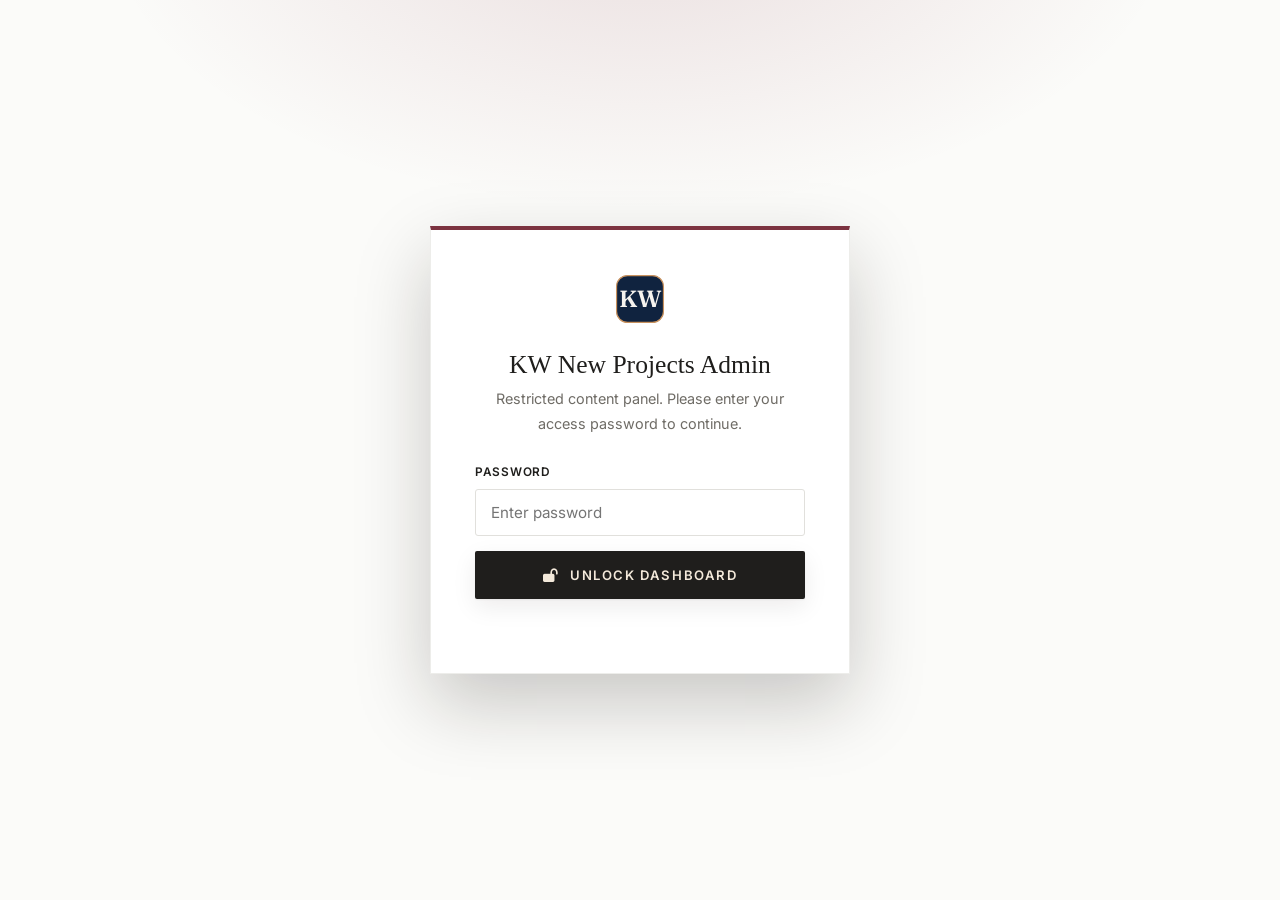
<file: admin.html>
<!DOCTYPE html>
<html lang="en">
<head>
<meta charset="UTF-8">
<meta name="viewport" content="width=device-width, initial-scale=1.0">
<meta name="robots" content="noindex, nofollow">
<title>KW New Projects — Content Admin</title>
<link rel="preconnect" href="https://fonts.googleapis.com">
<link rel="preconnect" href="https://fonts.gstatic.com" crossorigin>
<link href="https://fonts.googleapis.com/css2?family=Fraunces:opsz,wght@9..144,400;9..144,600&family=Inter:wght@400;500;600;700&display=swap" rel="stylesheet">
<link rel="stylesheet" href="https://cdnjs.cloudflare.com/ajax/libs/font-awesome/6.5.2/css/all.min.css" referrerpolicy="no-referrer">
<link rel="stylesheet" href="style.css">
<link rel="icon" href="images/favicon.svg" type="image/svg+xml">
</head>
<body class="admin-body">

<!-- ===================== PASSWORD GATE ===================== -->
<div class="gate" id="gate">
  <form class="gate__card" id="gateForm" autocomplete="off">
    <svg class="brand__mono" viewBox="0 0 64 64" role="img" aria-label="KW monogram"><rect x="2" y="2" width="60" height="60" rx="14" fill="#10233f"/><rect x="2" y="2" width="60" height="60" rx="14" fill="none" stroke="#c9925e" stroke-width="1.5"/><text x="32" y="42" text-anchor="middle" font-family="Fraunces, serif" font-size="30" font-weight="600" fill="#f6f3ee">KW</text></svg>
    <h1>KW New Projects Admin</h1>
    <p>Restricted content panel. Please enter your access password to continue.</p>
    <div class="field" style="text-align:left">
      <label for="pw">Password</label>
      <input id="pw" type="password" autocomplete="current-password" placeholder="Enter password" required>
    </div>
    <button class="btn btn--primary btn--block" type="submit"><i class="fa-solid fa-lock-open"></i> Unlock Dashboard</button>
    <div class="gate__err" id="gateErr" role="alert"></div>
  </form>
</div>

<!-- ===================== ADMIN SHELL ===================== -->
<div class="admin-shell" id="shell">
  <div class="admin-top">
    <div class="container">
      <div class="brand">
        <svg class="brand__mono" viewBox="0 0 64 64" role="img" aria-label="KW monogram"><rect x="2" y="2" width="60" height="60" rx="14" fill="#10233f"/><rect x="2" y="2" width="60" height="60" rx="14" fill="none" stroke="#c9925e" stroke-width="1.5"/><text x="32" y="42" text-anchor="middle" font-family="Fraunces, serif" font-size="30" font-weight="600" fill="#f6f3ee">KW</text></svg>
        <span class="brand__name">KW New Projects<small>Content Admin</small></span>
      </div>
      <div style="display:flex;gap:10px;align-items:center">
        <span class="tag" id="modeTag" title="Storage mode" style="display:none"></span>
        <a class="btn btn--ghost btn--sm" href="index.html" target="_blank" rel="noopener" style="color:#fff;border-color:rgba(255,255,255,.25)"><i class="fa-solid fa-up-right-from-square"></i> View Site</a>
        <button class="btn btn--copper btn--sm" id="logoutBtn"><i class="fa-solid fa-arrow-right-from-bracket"></i> Logout</button>
      </div>
    </div>
  </div>

  <div class="container">
    <div class="stat-row">
      <div class="mini-stat"><b id="statBlogs">0</b><span>Published Blog Posts</span></div>
      <div class="mini-stat"><b id="statLeads">0</b><span>Total Lead Enquiries</span></div>
      <div class="mini-stat"><b id="statVisits">0</b><span>Site Visit Requests</span></div>
      <div class="mini-stat"><b id="statToday">0</b><span>Leads Today</span></div>
    </div>

    <div class="admin-tabs">
      <button class="admin-tab is-active" data-view="blogs"><i class="fa-solid fa-newspaper"></i> Blog Manager</button>
      <button class="admin-tab" data-view="leads"><i class="fa-solid fa-users"></i> Lead Enquiries</button>
    </div>

    <!-- ===== Blog view ===== -->
    <section class="admin-view is-active" data-view="blogs">
      <div class="admin-grid">
        <!-- form -->
        <form class="panel admin-form" id="blogForm">
          <h3 id="blogFormTitle">Add New Blog Post</h3>
          <input type="hidden" id="blogId">
          <div class="field"><label for="bTitle">Title</label><input id="bTitle" type="text" required placeholder="e.g. KW New Projects Possession Date Update"></div>
          <div class="field"><label for="bCat">Category</label>
            <select id="bCat" required>
              <option value="">Select category</option>
              <option>Updates</option><option>Location</option><option>Amenities</option>
              <option>Floor Plan</option><option>Pricing</option><option>Guide</option><option>RERA</option>
            </select>
          </div>
          <div class="field"><label for="bMeta">Meta Description</label><textarea id="bMeta" maxlength="180" placeholder="Short SEO description (max 180 chars)"></textarea></div>
          <div class="field"><label for="bImg">Featured Image URL</label><input id="bImg" type="url" placeholder="https://… or images/your-image.jpg"></div>
          <div class="field"><label for="bSlug">Slug (auto)</label><input id="bSlug" type="text" placeholder="auto-generated-from-title"><div class="slug-preview" id="slugPreview">/blog/…</div></div>
          <div class="field"><label for="bBody">Body</label><textarea id="bBody" rows="8" required placeholder="Write the full post. Separate paragraphs with a blank line."></textarea></div>
          <div style="display:flex;gap:10px">
            <button class="btn btn--copper" type="submit" id="blogSubmitBtn"><i class="fa-solid fa-floppy-disk"></i> Save Post</button>
            <button class="btn btn--ghost" type="button" id="blogResetBtn">Clear</button>
          </div>
        </form>

        <!-- list -->
        <div class="panel">
          <div class="panel-head">
            <h3 style="margin:0">Published Posts</h3>
            <span class="tag" id="blogCount">0 posts</span>
          </div>
          <div class="table-scroll">
            <table class="data-table">
              <thead><tr><th>Title</th><th>Category</th><th>Date</th><th>Actions</th></tr></thead>
              <tbody id="blogTableBody"></tbody>
            </table>
          </div>
        </div>
      </div>
    </section>

    <!-- ===== Leads view ===== -->
    <section class="admin-view" data-view="leads">
      <div class="panel">
        <div class="panel-head">
          <h3 style="margin:0">Lead Enquiries</h3>
          <div style="display:flex;gap:10px">
            <button class="btn btn--ghost btn--sm" id="clearLeadsBtn"><i class="fa-solid fa-trash"></i> Clear All</button>
            <button class="btn btn--copper btn--sm" id="exportBtn"><i class="fa-solid fa-file-csv"></i> Export CSV</button>
          </div>
        </div>
        <div class="table-scroll">
          <table class="data-table">
            <thead><tr><th>Name</th><th>Phone</th><th>Email</th><th>Configuration</th><th>Visit Date</th><th>Source</th><th>Date</th><th></th></tr></thead>
            <tbody id="leadTableBody"></tbody>
          </table>
        </div>
      </div>
    </section>
  </div>
</div>

<div class="toast" id="toast"></div>

<script>
(function () {
  "use strict";

  /* ===== Config ===== */
  var API = "api.php";
  var BLOG_KEY = "kwnp_blogs";
  var LEAD_KEY = "kwnp_leads";
  var AUTH_KEY = "kwnp_admin_ok";
  /* SHA-256 hash of the access password (used only for the localStorage fallback
     when there is no PHP backend). On Hostinger the PHP session is authoritative;
     set the matching hash in api.php. To change the password, update BOTH. */
  var PW_HASH = "82e39aa4c1f657b4b378ed1b2067cf9fe22795d88eb660dcebad143157e7c231";

  var SERVER = false; // true once api.php responds (PHP hosting like Hostinger)

  /* ===== helpers ===== */
  function readJSON(k, f) { try { var v = JSON.parse(localStorage.getItem(k)); return Array.isArray(v) ? v : f; } catch (e) { return f; } }
  function writeJSON(k, v) { try { localStorage.setItem(k, JSON.stringify(v)); } catch (e) {} }
  function nowISO() { return new Date().toISOString(); }
  function uid() { return "id-" + Date.now().toString(36) + "-" + Math.floor(Math.random() * 1e6).toString(36); }
  function fmtDate(iso) { try { return new Date(iso).toLocaleDateString("en-IN", { day: "numeric", month: "short", year: "numeric" }); } catch (e) { return iso; } }
  function isSafeUrl(u) { return typeof u === "string" && /^https?:\/\//i.test(u.trim()); }
  function slugify(s) { return String(s).toLowerCase().trim().replace(/[^a-z0-9\s-]/g, "").replace(/\s+/g, "-").replace(/-+/g, "-").replace(/^-|-$/g, ""); }
  async function sha256Hex(str) {
    var buf = await crypto.subtle.digest("SHA-256", new TextEncoder().encode(str));
    return Array.from(new Uint8Array(buf)).map(function (b) { return b.toString(16).padStart(2, "0"); }).join("");
  }
  var toastTimer;
  function toast(msg) {
    var t = document.getElementById("toast");
    t.textContent = msg; t.classList.add("show");
    clearTimeout(toastTimer);
    toastTimer = setTimeout(function () { t.classList.remove("show"); }, 2600);
  }

  async function apiGet(a) {
    try { var r = await fetch(API + "?action=" + a, { credentials: "same-origin" }); if (!r.ok && r.status !== 401) return null; return await r.json(); }
    catch (e) { return null; }
  }
  async function apiPost(a, d) {
    try {
      var r = await fetch(API + "?action=" + a, { method: "POST", credentials: "same-origin", headers: { "Content-Type": "application/json" }, body: JSON.stringify(d || {}) });
      return await r.json();
    } catch (e) { return null; }
  }

  /* ===== Data layer — PHP backend when available, else localStorage ===== */
  async function dataGetBlogs() {
    if (SERVER) { var r = await apiGet("blogs"); return (r && r.ok && Array.isArray(r.blogs)) ? r.blogs : []; }
    return readJSON(BLOG_KEY, []).slice().sort(function (a, b) { return new Date(b.date) - new Date(a.date); });
  }
  async function dataSaveBlog(post) {
    if (SERVER) { var r = await apiPost("save_blog", post); return !!(r && r.ok); }
    var blogs = readJSON(BLOG_KEY, []);
    var i = blogs.findIndex(function (b) { return b.id === post.id; });
    if (i > -1) { post.date = blogs[i].date; blogs[i] = post; } else { blogs.push(post); }
    writeJSON(BLOG_KEY, blogs); return true;
  }
  async function dataDeleteBlog(id) {
    if (SERVER) { var r = await apiPost("delete_blog", { id: id }); return !!(r && r.ok); }
    writeJSON(BLOG_KEY, readJSON(BLOG_KEY, []).filter(function (b) { return b.id !== id; })); return true;
  }
  async function dataGetLeads() {
    if (SERVER) { var r = await apiGet("leads"); return (r && r.ok && Array.isArray(r.leads)) ? r.leads : []; }
    return readJSON(LEAD_KEY, []).slice().sort(function (a, b) { return new Date(b.date) - new Date(a.date); });
  }
  async function dataDeleteLead(id) {
    if (SERVER) { var r = await apiPost("delete_lead", { id: id }); return !!(r && r.ok); }
    writeJSON(LEAD_KEY, readJSON(LEAD_KEY, []).filter(function (l) { return l.id !== id; })); return true;
  }
  async function dataClearLeads() {
    if (SERVER) { var r = await apiPost("clear_leads", {}); return !!(r && r.ok); }
    writeJSON(LEAD_KEY, []); return true;
  }

  /* ===== Auth / boot ===== */
  var gate, shell;
  function showShell() {
    gate.style.display = "none";
    shell.classList.add("is-on");
    var tag = document.getElementById("modeTag");
    tag.style.display = ""; tag.textContent = SERVER ? "Live (server)" : "Local (this browser)";
    initDashboard();
  }

  async function boot() {
    gate = document.getElementById("gate");
    shell = document.getElementById("shell");
    var s = await apiGet("session");
    if (s && s.ok) { SERVER = true; if (s.admin) showShell(); }
    else { SERVER = false; if (sessionStorage.getItem(AUTH_KEY) === "1") showShell(); }

    document.getElementById("gateForm").addEventListener("submit", async function (e) {
      e.preventDefault();
      var err = document.getElementById("gateErr");
      var pw = document.getElementById("pw").value;
      err.textContent = "";
      if (SERVER) {
        var r = await apiPost("login", { password: pw });
        if (r && r.ok) { showShell(); }
        else { err.textContent = (r && r.error) || "Incorrect password."; document.getElementById("pw").value = ""; }
      } else {
        try {
          var hex = await sha256Hex(pw);
          if (hex === PW_HASH) { sessionStorage.setItem(AUTH_KEY, "1"); showShell(); }
          else { err.textContent = "Incorrect password. Please try again."; document.getElementById("pw").value = ""; }
        } catch (e2) { err.textContent = "Secure crypto unavailable in this browser context."; }
      }
    });

    document.getElementById("logoutBtn").addEventListener("click", async function () {
      if (SERVER) { await apiPost("logout", {}); } else { sessionStorage.removeItem(AUTH_KEY); }
      location.reload();
    });
  }

  /* ===== Dashboard ===== */
  var inited = false;
  function initDashboard() {
    if (inited) return; inited = true;

    var blogsCache = [], leadsCache = [];

    /* tab switching */
    document.querySelectorAll(".admin-tab").forEach(function (tab) {
      tab.addEventListener("click", function () {
        var v = tab.getAttribute("data-view");
        document.querySelectorAll(".admin-tab").forEach(function (t) { t.classList.toggle("is-active", t === tab); });
        document.querySelectorAll(".admin-view").forEach(function (s) { s.classList.toggle("is-active", s.getAttribute("data-view") === v); });
      });
    });

    /* ---- Blog form ---- */
    var blogForm = document.getElementById("blogForm");
    var fId = document.getElementById("blogId");
    var fTitle = document.getElementById("bTitle");
    var fCat = document.getElementById("bCat");
    var fMeta = document.getElementById("bMeta");
    var fImg = document.getElementById("bImg");
    var fSlug = document.getElementById("bSlug");
    var fBody = document.getElementById("bBody");
    var slugPreview = document.getElementById("slugPreview");
    var slugEdited = false;

    fSlug.addEventListener("input", function () { slugEdited = true; slugPreview.textContent = "/blog/" + (slugify(fSlug.value) || "…"); });
    fTitle.addEventListener("input", function () {
      if (!slugEdited) { fSlug.value = slugify(fTitle.value); slugPreview.textContent = "/blog/" + (fSlug.value || "…"); }
    });

    function resetBlogForm() {
      blogForm.reset(); fId.value = ""; slugEdited = false; slugPreview.textContent = "/blog/…";
      document.getElementById("blogFormTitle").textContent = "Add New Blog Post";
      document.getElementById("blogSubmitBtn").innerHTML = '<i class="fa-solid fa-floppy-disk"></i> Save Post';
    }
    document.getElementById("blogResetBtn").addEventListener("click", resetBlogForm);

    blogForm.addEventListener("submit", async function (e) {
      e.preventDefault();
      if (!blogForm.checkValidity()) { blogForm.reportValidity(); return; }
      var img = fImg.value.trim();
      if (img && !isSafeUrl(img) && !/^images\//.test(img)) { toast("Image URL must start with http(s):// or images/"); return; }
      var record = {
        id: fId.value || uid(),
        title: fTitle.value.trim(),
        category: fCat.value,
        meta: fMeta.value.trim(),
        image: img,
        slug: slugify(fSlug.value || fTitle.value),
        body: fBody.value.trim(),
        date: nowISO()
      };
      var editing = !!fId.value;
      var ok = await dataSaveBlog(record);
      if (!ok) { toast("Could not save — please try again."); return; }
      toast(editing ? "Post updated — live on the site" : "Post published — live on the site");
      resetBlogForm();
      await renderBlogs();
      renderStats();
    });

    function editBlog(id) {
      var b = blogsCache.find(function (x) { return x.id === id; });
      if (!b) return;
      fId.value = b.id; fTitle.value = b.title; fCat.value = b.category; fMeta.value = b.meta || "";
      fImg.value = b.image || ""; fSlug.value = b.slug || ""; fBody.value = b.body || "";
      slugEdited = true; slugPreview.textContent = "/blog/" + (b.slug || "…");
      document.getElementById("blogFormTitle").textContent = "Edit Blog Post";
      document.getElementById("blogSubmitBtn").innerHTML = '<i class="fa-solid fa-floppy-disk"></i> Update Post';
      window.scrollTo({ top: 0, behavior: "smooth" });
    }
    async function deleteBlog(id) {
      if (!confirm("Delete this blog post? This cannot be undone.")) return;
      await dataDeleteBlog(id);
      await renderBlogs(); renderStats(); toast("Post deleted");
    }

    async function renderBlogs() {
      var body = document.getElementById("blogTableBody");
      var blogs = await dataGetBlogs();
      blogsCache = blogs;
      body.textContent = "";
      document.getElementById("blogCount").textContent = blogs.length + (blogs.length === 1 ? " post" : " posts");
      if (!blogs.length) {
        var tr = document.createElement("tr");
        var td = document.createElement("td"); td.colSpan = 4; td.style.color = "#6f6c66"; td.textContent = "No posts yet. Add your first post.";
        tr.appendChild(td); body.appendChild(tr); return;
      }
      blogs.forEach(function (b) {
        var tr = document.createElement("tr");
        var tdTitle = document.createElement("td"); tdTitle.textContent = b.title; tdTitle.style.fontWeight = "600";
        var tdCat = document.createElement("td"); var tag = document.createElement("span"); tag.className = "tag"; tag.textContent = b.category || "—"; tdCat.appendChild(tag);
        var tdDate = document.createElement("td"); tdDate.textContent = fmtDate(b.date);
        var tdAct = document.createElement("td");
        var wrap = document.createElement("div"); wrap.className = "row-actions";
        var ed = document.createElement("button"); ed.className = "icon-btn"; ed.title = "Edit"; ed.innerHTML = '<i class="fa-solid fa-pen"></i>'; ed.addEventListener("click", function () { editBlog(b.id); });
        var del = document.createElement("button"); del.className = "icon-btn danger"; del.title = "Delete"; del.innerHTML = '<i class="fa-solid fa-trash"></i>'; del.addEventListener("click", function () { deleteBlog(b.id); });
        wrap.appendChild(ed); wrap.appendChild(del); tdAct.appendChild(wrap);
        tr.appendChild(tdTitle); tr.appendChild(tdCat); tr.appendChild(tdDate); tr.appendChild(tdAct);
        body.appendChild(tr);
      });
    }

    /* ---- Leads ---- */
    async function renderLeads() {
      var body = document.getElementById("leadTableBody");
      var leads = await dataGetLeads();
      leadsCache = leads;
      body.textContent = "";
      if (!leads.length) {
        var tr = document.createElement("tr");
        var td = document.createElement("td"); td.colSpan = 8; td.style.color = "#6f6c66"; td.textContent = "No enquiries captured yet.";
        tr.appendChild(td); body.appendChild(tr); return;
      }
      leads.forEach(function (l) {
        var tr = document.createElement("tr");
        [l.name, l.phone, l.email, l.config, l.visitDate, l.source, fmtDate(l.date)].forEach(function (val) {
          var td = document.createElement("td"); td.textContent = val || "—"; tr.appendChild(td);
        });
        var tdAct = document.createElement("td");
        var del = document.createElement("button"); del.className = "icon-btn danger"; del.title = "Delete"; del.innerHTML = '<i class="fa-solid fa-trash"></i>';
        del.addEventListener("click", async function () {
          if (!confirm("Delete this lead?")) return;
          await dataDeleteLead(l.id);
          await renderLeads(); renderStats(); toast("Lead deleted");
        });
        tdAct.appendChild(del); tr.appendChild(tdAct);
        body.appendChild(tr);
      });
    }

    function csvCell(v) { return '"' + String(v == null ? "" : v).replace(/"/g, '""') + '"'; }
    document.getElementById("exportBtn").addEventListener("click", async function () {
      var leads = await dataGetLeads();
      if (!leads.length) { toast("No leads to export"); return; }
      var headers = ["Name", "Phone", "Email", "Configuration", "Visit Date", "Source", "Date"];
      var rows = leads.map(function (l) { return [l.name, l.phone, l.email, l.config, l.visitDate, l.source, fmtDate(l.date)].map(csvCell).join(","); });
      var csv = headers.map(csvCell).join(",") + "\n" + rows.join("\n");
      var blob = new Blob(["﻿" + csv], { type: "text/csv;charset=utf-8;" });
      var url = URL.createObjectURL(blob);
      var a = document.createElement("a"); a.href = url; a.download = "kw-new-projects-leads.csv";
      document.body.appendChild(a); a.click(); document.body.removeChild(a);
      URL.revokeObjectURL(url);
      toast("CSV exported");
    });

    document.getElementById("clearLeadsBtn").addEventListener("click", async function () {
      if (!confirm("Clear ALL leads? This cannot be undone.")) return;
      await dataClearLeads();
      await renderLeads(); renderStats(); toast("All leads cleared");
    });

    /* ---- Stats (from caches populated by the renders) ---- */
    function renderStats() {
      document.getElementById("statBlogs").textContent = blogsCache.length;
      document.getElementById("statLeads").textContent = leadsCache.length;
      document.getElementById("statVisits").textContent = leadsCache.filter(function (l) { return l.visitDate && l.visitDate !== "—"; }).length;
      var today = new Date().toDateString();
      document.getElementById("statToday").textContent = leadsCache.filter(function (l) { try { return new Date(l.date).toDateString() === today; } catch (e) { return false; } }).length;
    }

    /* live sync from the public tab (localStorage fallback mode) */
    window.addEventListener("storage", function (e) {
      if (!SERVER && (e.key === LEAD_KEY || e.key === BLOG_KEY)) {
        renderBlogs().then(function () { return renderLeads(); }).then(renderStats);
      }
    });

    /* initial load */
    renderBlogs().then(function () { return renderLeads(); }).then(renderStats);
  }

  boot();
})();
</script>
</body>
</html>
</file>
<file: style.css>
/* =========================================================================
   KW New Projects — Premium Luxury Theme (Birla-style)
   Palette: espresso #16100c · burgundy #6e1023 · gold #c9a24b · cream #f6f1e8
   Fonts:   Cormorant Garamond + Marcellus (display) · Inter (body)
   No frameworks — carousels & counters powered by vanilla JS.
   ========================================================================= */

:root {
  --espresso: #1f1e1c;
  --espresso-2: #1f1e1c10;
  --night: #181715;
  --night-2: #2c2a27;
  --maroon: #7c3340;
  --maroon-2: #5f2531;
  --maroon-soft: #9a4453;
  --gold: #c6a15a;
  --gold-2: #d9bd80;
  --gold-soft: #efe6d2;
  --cream: #fbfbf9;
  --cream-2: #f1f0ed;
  --paper: #ffffff;
  --white: #ffffff;
  --text: #232220;
  --muted: #6f6c66;
  --text-light: #eae6df;
  --muted-light: #b1aba1;
  --line: #ededea;
  --line-2: #e1e0dc;
  --line-gold: rgba(198, 161, 90, .35);
  --ok: #3f7d4f;
  --shadow-sm: 0 1px 2px rgba(22, 16, 12, .05), 0 8px 24px rgba(22, 16, 12, .08);
  --shadow-md: 0 16px 40px rgba(22, 16, 12, .14);
  --shadow-lg: 0 30px 70px rgba(22, 16, 12, .22);
  --radius: 6px;
  --radius-lg: 14px;
  --container: 1240px;
  --ease: cubic-bezier(.22, .61, .36, 1);
  --serif: "Cormorant Garamond", "Marcellus", Georgia, serif;
  --serif-2: "Marcellus", "Cormorant Garamond", Georgia, serif;
  --sans: "Inter", system-ui, -apple-system, Segoe UI, Roboto, sans-serif;
}

/* ---------- Reset ---------- */
*, *::before, *::after { box-sizing: border-box; }
html { scroll-behavior: smooth; -webkit-text-size-adjust: 100%; }
body {
  margin: 0; font-family: var(--sans); color: var(--text); background: var(--cream);
  line-height: 1.7; font-size: 16px; overflow-x: hidden;
}
img { max-width: 100%; display: block; }
img.img-fallback { object-fit: cover; }
.img-fallback { background: linear-gradient(135deg, #2a1d14 0%, #16100c 55%, #6e1023 150%) !important; position: relative; min-height: 120px; }
.img-fallback::after { content: "KW"; position: absolute; inset: 0; display: grid; place-items: center; font-family: var(--serif-2); font-weight: 400; font-size: 2rem; color: rgba(227, 199, 126, .5); letter-spacing: .1em; }
a { color: inherit; text-decoration: none; }
button { font-family: inherit; cursor: pointer; }
ul { margin: 0; padding: 0; list-style: none; }
h1, h2, h3, h4 { font-family: var(--serif-2); color: var(--espresso); font-weight: 400; line-height: 1.14; margin: 0; }

/* ---------- Layout ---------- */
.container { width: 100%; max-width: var(--container); margin-inline: auto; padding-inline: 26px; }
.section { padding: 96px 0; position: relative; }
.skip-link { position: absolute; left: 16px; top: -48px; background: var(--maroon); color: #fff; padding: 10px 14px; z-index: 200; border-radius: 4px; }
.skip-link:focus { top: 16px; }
.hero { padding: 56px 0 72px; background: linear-gradient(180deg, rgba(246,241,232,0.9), rgba(255,255,255,0.95)); }
.hero__grid { display: grid; grid-template-columns: 1.15fr .85fr; gap: 32px; align-items: start; }
.hero__badge { display: inline-flex; align-items: center; gap: 10px; background: rgba(22,16,12,.05); border: 1px solid rgba(201,162,75,.35); color: var(--maroon); padding: 9px 14px; border-radius: 999px; font-size: .74rem; font-weight: 700; letter-spacing: .16em; text-transform: uppercase; }
.hero__badge .dot { width: 8px; height: 8px; border-radius: 50%; background: var(--gold); box-shadow: 0 0 0 4px rgba(201,162,75,.18); }
.hero h1 { font-family: var(--serif); font-size: clamp(2.3rem, 4.5vw, 3.6rem); line-height: 1.08; margin-top: 20px; max-width: 760px; }
.hero h1 em { color: var(--maroon); font-style: italic; }
.hero__sub { font-size: 1.06rem; color: var(--muted); margin-top: 18px; max-width: 640px; }
.hero__ctas { display: flex; flex-wrap: wrap; gap: 12px; margin-top: 24px; }
.hero__stats { display: flex; flex-wrap: wrap; gap: 14px; margin-top: 24px; }
.hero__stats .stat { flex: 1; min-width: 180px; padding: 18px 20px; background: #fff; border: 1px solid var(--line); border-top: 3px solid var(--gold); box-shadow: var(--shadow-sm); }
.hero__stats .stat b { display: block; font-family: var(--serif-2); font-size: 1.35rem; color: var(--maroon); margin-bottom: 6px; }
.hero__stats .stat span { color: var(--muted); font-size: .9rem; }
.hero__media { margin-top: 28px; overflow: hidden; border-radius: 18px; box-shadow: var(--shadow-md); }
.hero__media img { width: 100%; height: auto; aspect-ratio: 4 / 3; object-fit: cover; }
.lead-card { position: sticky; top: 96px; }
.section--cream { background: var(--cream); }
.section--paper { background: var(--paper); }
.section--dark { background: var(--espresso); color: var(--text-light); }
.section--maroon { background: linear-gradient(160deg, var(--maroon-2), var(--maroon)); color: #f3e9da; }
.section--dark h1, .section--dark h2, .section--dark h3, .section--dark h4,
.section--maroon h1, .section--maroon h2, .section--maroon h3, .section--maroon h4 { color: #fff; }

/* Heading system (Birla-style: Project <span>Highlights</span>) */
.be-heading { font-family: var(--serif); font-weight: 500; font-size: clamp(2rem, 4.4vw, 3.3rem); letter-spacing: .01em; line-height: 1.1; }
.be-heading.center { text-align: center; }
.be-heading span { color: var(--maroon); font-style: italic; }
.section--dark .be-heading span, .section--maroon .be-heading span { color: var(--gold-2); }
.eyebrow { display: inline-flex; align-items: center; gap: 10px; font-family: var(--sans); font-size: .72rem; font-weight: 600; letter-spacing: .3em; text-transform: uppercase; color: var(--gold); margin-bottom: 16px; }
.eyebrow::before, .eyebrow::after { content: ""; width: 28px; height: 1px; background: var(--gold); display: inline-block; }
.eyebrow.solo::after { display: none; }
.section-head { max-width: 760px; margin: 0 auto 56px; text-align: center; }
.section-head.left { margin-inline: 0; text-align: left; }
.lede { color: var(--muted); font-size: 1.1rem; margin-top: 18px; }
.section--dark .lede, .section--maroon .lede { color: var(--muted-light); }
.gold-rule { width: 70px; height: 2px; background: linear-gradient(90deg, var(--gold), var(--gold-2)); margin: 18px auto 0; }
.section-head.left .gold-rule { margin-inline: 0; }

/* ---------- Buttons ---------- */
.btn { display: inline-flex; align-items: center; justify-content: center; gap: 11px; padding: 15px 30px; border: 1px solid transparent; font-family: var(--sans); font-weight: 600; font-size: .82rem; letter-spacing: .12em; text-transform: uppercase; transition: transform .3s var(--ease), box-shadow .3s var(--ease), background .3s, color .3s, border-color .3s; white-space: nowrap; border-radius: 2px; }
.btn:hover { transform: translateY(-2px); }
.btn--gold { background: linear-gradient(120deg, var(--gold), var(--gold-2)); color: #2a1c08; box-shadow: 0 10px 26px rgba(201, 162, 75, .32); }
.btn--gold:hover { box-shadow: 0 16px 34px rgba(201, 162, 75, .44); }
.btn--maroon { background: var(--maroon); color: #fff; box-shadow: var(--shadow-sm); }
.btn--maroon:hover { background: var(--maroon-soft); }
.btn--dark { background: var(--espresso); color: #f3e9da; }
.btn--dark:hover { background: var(--night-2); }
.btn--ghost { background: transparent; color: var(--espresso); border-color: var(--line-2); }
.btn--ghost:hover { border-color: var(--maroon); color: var(--maroon); }
.btn--outline-gold { background: transparent; color: var(--gold-2); border-color: var(--line-gold); }
.btn--outline-gold:hover { background: var(--gold); color: #2a1c08; border-color: var(--gold); }
.btn--light { background: #fff; color: var(--espresso); }
.btn--block { width: 100%; }
.btn--sm { padding: 11px 20px; font-size: .72rem; }

/* ---------- Ticker ---------- */
.ticker { background: var(--espresso); color: #e9ddca; font-size: .8rem; border-bottom: 1px solid rgba(201, 162, 75, .18); }
.ticker .container { display: flex; align-items: center; justify-content: space-between; gap: 16px; height: 42px; }
.ticker__marquee { overflow: hidden; flex: 1; -webkit-mask-image: linear-gradient(90deg, transparent, #000 6%, #000 94%, transparent); mask-image: linear-gradient(90deg, transparent, #000 6%, #000 94%, transparent); }
.ticker__track { display: inline-flex; gap: 52px; white-space: nowrap; padding-left: 100%; animation: ticker 28s linear infinite; }
.ticker__track i { color: var(--gold-2); margin-right: 9px; }
@keyframes ticker { to { transform: translateX(-100%); } }
.ticker__contact { display: flex; gap: 20px; white-space: nowrap; }
.ticker__contact a { display: inline-flex; align-items: center; gap: 8px; color: #e9ddca; }
.ticker__contact a:hover { color: var(--gold-2); }
.ticker__contact i { color: var(--gold-2); }

/* ---------- Nav ---------- */
.nav { position: sticky; top: 0; z-index: 60; background: rgba(22, 16, 12, .96); border-bottom: 1px solid rgba(201, 162, 75, .2); transition: box-shadow .3s, background .3s; }
.nav.is-stuck { box-shadow: 0 8px 30px rgba(0, 0, 0, .35); }
.nav__inner { display: flex; align-items: center; justify-content: space-between; height: 84px; gap: 20px; }
.brand { display: flex; align-items: center; gap: 14px; }
.brand__mono { width: 50px; height: 50px; flex: none; }
.brand__name { font-family: var(--serif-2); font-size: 1.24rem; color: #fff; line-height: 1; letter-spacing: .02em; }
.brand__name small { display: block; font-family: var(--sans); font-size: .58rem; letter-spacing: .34em; text-transform: uppercase; color: var(--gold); margin-top: 5px; font-weight: 600; }
.nav__links { display: flex; align-items: center; gap: 2px; }
.nav__links a { padding: 10px 14px; font-size: .82rem; font-weight: 500; letter-spacing: .04em; color: #ddd0bd; border-radius: 3px; transition: color .2s; position: relative; }
.nav__links a::after { content: ""; position: absolute; left: 14px; right: 14px; bottom: 6px; height: 1px; background: var(--gold); transform: scaleX(0); transform-origin: left; transition: transform .3s var(--ease); }
.nav__links a:hover { color: var(--gold-2); }
.nav__links a:hover::after { transform: scaleX(1); }
.nav__cta { display: flex; align-items: center; gap: 12px; }
.nav__toggle { display: none; width: 48px; height: 48px; border: 1px solid rgba(201, 162, 75, .3); background: transparent; border-radius: 4px; color: var(--gold-2); font-size: 1.15rem; }

/* Drawer */
.drawer { position: fixed; inset: 0; z-index: 80; visibility: hidden; }
.drawer__scrim { position: absolute; inset: 0; background: rgba(11, 8, 5, .6); opacity: 0; transition: opacity .3s; }
.drawer__panel { position: absolute; top: 0; right: 0; height: 100%; width: min(86vw, 350px); background: var(--espresso); box-shadow: var(--shadow-lg); transform: translateX(100%); transition: transform .35s var(--ease); display: flex; flex-direction: column; padding: 24px; }
.drawer.is-open { visibility: visible; }
.drawer.is-open .drawer__scrim { opacity: 1; }
.drawer.is-open .drawer__panel { transform: translateX(0); }
.drawer__head { display: flex; align-items: center; justify-content: space-between; margin-bottom: 18px; }
.drawer__head .brand__name { font-size: 1.1rem; }
.drawer__close { width: 44px; height: 44px; border: 1px solid rgba(201, 162, 75, .3); background: transparent; border-radius: 4px; font-size: 1.1rem; color: var(--gold-2); }
.drawer__links { display: flex; flex-direction: column; }
.drawer__links a { padding: 15px 8px; border-bottom: 1px solid rgba(201, 162, 75, .14); font-weight: 500; color: #ddd0bd; letter-spacing: .04em; }
.drawer__links a:hover { color: var(--gold-2); }
.drawer .btn { margin-top: 20px; }

/* ---------- Banner / Hero ---------- */
.proj-banner { position: relative; background: var(--espresso); }
.banner-carousel { position: relative; }
.banner-carousel .car__slide { position: relative; height: clamp(520px, 82vh, 820px); }
.banner-carousel .car__slide img { width: 100%; height: 100%; object-fit: cover; }
.banner-carousel .car__slide::after { content: ""; position: absolute; inset: 0; background: linear-gradient(180deg, rgba(22,16,12,.46) 0%, rgba(22,16,12,.18) 38%, rgba(22,16,12,.72) 100%); }
.banner-overlay { position: absolute; inset: 0; z-index: 3; display: flex; align-items: center; pointer-events: none; }
.banner-overlay .container { width: 100%; }
.banner-badge { display: inline-flex; align-items: center; gap: 10px; background: rgba(22,16,12,.5); border: 1px solid var(--line-gold); color: var(--gold-2); padding: 9px 18px; border-radius: 50px; font-size: .72rem; font-weight: 600; letter-spacing: .16em; text-transform: uppercase; margin-bottom: 24px; backdrop-filter: blur(4px); }
.banner-badge .dot { width: 8px; height: 8px; border-radius: 50%; background: var(--gold-2); box-shadow: 0 0 0 4px rgba(227,199,126,.25); }
.banner-overlay h1 { font-family: var(--serif); font-weight: 500; color: #fff; font-size: clamp(2.6rem, 6vw, 5rem); line-height: 1.04; max-width: 880px; text-shadow: 0 2px 30px rgba(0,0,0,.4); }
.banner-overlay h1 em { font-style: italic; color: var(--gold-2); }
.banner-sub { color: #ece2d2; font-size: 1.12rem; max-width: 580px; margin: 22px 0 32px; text-shadow: 0 1px 14px rgba(0,0,0,.5); }
.banner-ctas { display: flex; flex-wrap: wrap; gap: 14px; pointer-events: auto; }
.imgReferenceNote { text-align: right; font-size: .72rem; color: var(--muted); font-style: italic; padding: 8px 26px; margin: 0; background: var(--cream); }
.section--dark .imgReferenceNote { background: transparent; color: var(--muted-light); }

/* Feature strip (Construction Status / Config / Price) */
.feature-strip { background: var(--espresso); border-top: 1px solid rgba(201,162,75,.2); position: relative; z-index: 4; }
.feature-strip__grid { display: grid; grid-template-columns: repeat(4, 1fr); }
.fs-item { display: flex; align-items: center; gap: 16px; padding: 26px 30px; border-left: 1px solid rgba(201,162,75,.16); }
.fs-item:first-child { border-left: none; }
.fs-item__icon { width: 50px; height: 50px; flex: none; border-radius: 50%; display: grid; place-items: center; background: rgba(201,162,75,.12); color: var(--gold-2); font-size: 1.3rem; border: 1px solid var(--line-gold); }
.fs-item p { margin: 0; font-size: .72rem; letter-spacing: .14em; text-transform: uppercase; color: var(--muted-light); }
.fs-item p span { display: block; margin-top: 5px; font-family: var(--serif-2); font-size: 1.08rem; letter-spacing: .02em; text-transform: none; color: #fff; }

/* Hero lead form (floating) */
.hero-form-wrap { background: var(--cream); }
.hero-form-wrap .container { display: grid; grid-template-columns: 1.2fr .8fr; gap: 50px; align-items: center; padding-block: 80px; }
.hero-intro h2 { font-family: var(--serif); font-weight: 500; font-size: clamp(1.9rem, 3.6vw, 2.8rem); }
.hero-intro p { color: var(--muted); margin-top: 16px; font-size: 1.06rem; }
.hero-stats { display: flex; gap: 16px; margin-top: 30px; flex-wrap: wrap; }
.hero-stat { background: #fff; border: 1px solid var(--line); border-top: 3px solid var(--gold); padding: 20px 26px; box-shadow: var(--shadow-sm); flex: 1; min-width: 150px; }
.hero-stat b { font-family: var(--serif-2); font-size: 2rem; color: var(--maroon); display: block; line-height: 1; }
.hero-stat span { font-size: .8rem; color: var(--muted); display: block; margin-top: 9px; letter-spacing: .04em; }

.lead-card { background: #fff; border: 1px solid var(--line); box-shadow: var(--shadow-md); padding: 30px; border-top: 4px solid var(--maroon); }
.lead-card h3 { font-family: var(--serif-2); font-size: 1.5rem; }
.lead-card p.small { font-size: .86rem; color: var(--muted); margin: 8px 0 20px; }
.field { margin-bottom: 15px; }
.field label { display: block; font-size: .74rem; font-weight: 600; letter-spacing: .06em; text-transform: uppercase; color: var(--espresso); margin-bottom: 7px; }
.field input, .field select, .field textarea { width: 100%; padding: 13px 15px; border: 1px solid var(--line-2); background: var(--paper); font-family: inherit; font-size: .95rem; color: var(--text); border-radius: 3px; transition: border-color .2s, box-shadow .2s; }
.field input:focus, .field select:focus, .field textarea:focus { outline: none; border-color: var(--gold); box-shadow: 0 0 0 3px rgba(201,162,75,.18); background: #fff; }
.field textarea { resize: vertical; min-height: 86px; }
.form-note { font-size: .72rem; color: var(--muted); margin-top: 13px; text-align: center; }

/* ---------- Breadcrumb ---------- */
.breadcrumb-bar { background: var(--paper); border-bottom: 1px solid var(--line); }
.breadcrumb-bar ol { display: flex; gap: 10px; padding: 14px 0; font-size: .82rem; color: var(--muted); }
.breadcrumb-bar a { color: var(--maroon); }
.breadcrumb-bar li::after { content: "/"; margin-left: 10px; color: var(--line-2); }
.breadcrumb-bar li:last-child::after { display: none; }

/* ---------- Generic Carousel ---------- */
.car { position: relative; }
.car__viewport { overflow: hidden; }
.car__track { display: flex; transition: transform .6s var(--ease); will-change: transform; }
.car__slide { flex: 0 0 100%; min-width: 0; }
.car[data-per] .car__slide { padding: 0 10px; }
.car__btn { position: absolute; top: 50%; transform: translateY(-50%); width: 52px; height: 52px; border-radius: 50%; border: 1px solid var(--line-gold); background: rgba(22,16,12,.55); color: var(--gold-2); display: grid; place-items: center; font-size: 1.05rem; z-index: 5; transition: background .25s, color .25s, transform .25s; backdrop-filter: blur(4px); }
.car__btn:hover { background: var(--gold); color: #2a1c08; }
.car__btn.prev { left: 18px; }
.car__btn.next { right: 18px; }
.car__btn:disabled { opacity: .3; cursor: default; }
.car--light .car__btn { background: #fff; color: var(--maroon); border-color: var(--line-2); box-shadow: var(--shadow-sm); }
.car--light .car__btn:hover { background: var(--maroon); color: #fff; }
.car__dots { display: flex; gap: 9px; justify-content: center; margin-top: 26px; }
.car__dot { width: 9px; height: 9px; border-radius: 50%; background: var(--line-2); border: none; padding: 0; transition: all .25s; }
.car__dot.is-active { width: 26px; border-radius: 6px; background: var(--gold); }
.section--dark .car__dot { background: rgba(201,162,75,.3); }
.section--dark .car__dot.is-active { background: var(--gold-2); }

/* ---------- Showcase carousel ---------- */
.showcase-car .car__slide { position: relative; height: clamp(420px, 60vh, 600px); }
.showcase-car .car__slide img { width: 100%; height: 100%; object-fit: cover; }
.showcase-car .car__slide::after { content: ""; position: absolute; inset: 0; background: linear-gradient(180deg, rgba(22,16,12,0) 40%, rgba(22,16,12,.82)); }
.showcase-cap { position: absolute; left: 0; right: 0; bottom: 0; z-index: 3; padding: 50px; }
.showcase-cap .num { font-family: var(--serif); font-style: italic; font-size: 1.2rem; color: var(--gold-2); }
.showcase-cap h3 { color: #fff; font-family: var(--serif-2); font-size: clamp(1.4rem, 2.6vw, 2.1rem); max-width: 760px; margin-top: 8px; }

/* ---------- Highlights counters ---------- */
.highlights-grid { display: grid; grid-template-columns: repeat(4, 1fr); }
.hl-tile { position: relative; min-height: 320px; display: flex; align-items: flex-end; padding: 34px; overflow: hidden; border-right: 1px solid rgba(201,162,75,.12); }
.hl-tile:last-child { border-right: none; }
.hl-tile img { position: absolute; inset: 0; width: 100%; height: 100%; object-fit: cover; z-index: 0; transition: transform .8s var(--ease); }
.hl-tile::after { content: ""; position: absolute; inset: 0; background: linear-gradient(180deg, rgba(22,16,12,.25), rgba(22,16,12,.86)); z-index: 1; }
.hl-tile:hover img { transform: scale(1.07); }
.hl-tile__content { position: relative; z-index: 2; }
.hl-count { font-family: var(--serif); font-weight: 500; font-size: 3.4rem; color: var(--gold-2); line-height: 1; }
.hl-tile p { color: #ece2d2; font-size: .96rem; margin: 10px 0 0; }

/* ---------- Overview ---------- */
.overview-grid { display: grid; grid-template-columns: 1.05fr .95fr; gap: 56px; align-items: center; }
.overview-media { position: relative; }
.overview-media img { width: 100%; aspect-ratio: 3/4; object-fit: cover; box-shadow: var(--shadow-md); }
.overview-media .frame { position: absolute; inset: 18px -18px -18px 18px; border: 1px solid var(--line-gold); z-index: -1; }
.usp-grid { display: grid; grid-template-columns: 1fr 1fr; gap: 16px; margin-top: 32px; }
.usp { background: var(--paper); border: 1px solid var(--line); padding: 24px; transition: transform .3s var(--ease), box-shadow .3s, border-color .3s; }
.usp:hover { transform: translateY(-4px); box-shadow: var(--shadow-sm); border-color: var(--line-gold); }
.usp i { font-size: 1.5rem; color: var(--maroon); }
.usp h4 { font-family: var(--serif-2); font-size: 1.12rem; margin: 12px 0 6px; }
.usp p { font-size: .88rem; color: var(--muted); margin: 0; }

/* ---------- Why tiles ---------- */
.tiles { display: grid; grid-template-columns: repeat(3, 1fr); gap: 1px; background: var(--line-gold); border: 1px solid var(--line-gold); }
.tile { background: var(--espresso); padding: 40px 34px; transition: background .35s; position: relative; }
.tile:hover { background: var(--night-2); }
.tile__icon { width: 60px; height: 60px; border-radius: 50%; display: grid; place-items: center; background: rgba(201,162,75,.1); color: var(--gold-2); font-size: 1.5rem; border: 1px solid var(--line-gold); margin-bottom: 22px; }
.tile h3 { font-family: var(--serif-2); color: #fff; font-size: 1.3rem; }
.tile p { color: var(--muted-light); font-size: .92rem; margin: 12px 0 0; }

/* ---------- Amenities carousel ---------- */
.amenity { text-align: center; padding: 30px 16px; background: rgba(255,255,255,.03); border: 1px solid rgba(201,162,75,.16); transition: border-color .3s, transform .3s var(--ease), background .3s; height: 100%; }
.amenity:hover { border-color: var(--gold); transform: translateY(-5px); background: rgba(201,162,75,.06); }
.amenity__icon { width: 84px; height: 84px; margin: 0 auto 16px; border-radius: 50%; display: grid; place-items: center; background: rgba(201,162,75,.1); border: 1px solid var(--line-gold); color: var(--gold-2); font-size: 1.9rem; }
.amenity span { display: block; font-family: var(--serif-2); font-size: 1rem; color: #fff; letter-spacing: .02em; }
.amenity small { display: block; color: var(--muted-light); font-size: .8rem; margin-top: 4px; }

/* ---------- Highlights checklist ---------- */
.checklist { columns: 3; column-gap: 44px; }
.checklist li { break-inside: avoid; display: flex; gap: 12px; padding: 12px 0; border-bottom: 1px solid var(--line); font-size: .95rem; color: var(--text); }
.checklist li i { color: var(--gold); margin-top: 5px; }
.section--dark .checklist li { color: #d8ccb6; border-color: rgba(201,162,75,.14); }
.section--dark .checklist li i { color: var(--gold-2); }

/* ---------- Pricing ---------- */
.pricing { display: grid; grid-template-columns: 1.1fr .9fr; gap: 0; box-shadow: var(--shadow-md); }
.price-panel { background: linear-gradient(160deg, var(--maroon-2), var(--maroon)); color: #f3e9da; padding: 50px; position: relative; overflow: hidden; }
.price-panel::before { content: ""; position: absolute; right: -70px; top: -70px; width: 240px; height: 240px; border-radius: 50%; background: radial-gradient(circle, rgba(201,162,75,.32), transparent 70%); }
.price-panel .label { font-size: .74rem; letter-spacing: .22em; text-transform: uppercase; color: var(--gold-2); }
.price-panel .big { font-family: var(--serif); font-weight: 500; font-size: clamp(2.6rem, 5vw, 3.8rem); color: #fff; line-height: 1; margin: 14px 0; }
.price-panel .big span { font-size: 1rem; color: #e0c9b0; font-family: var(--sans); }
.price-panel .ast { font-size: .82rem; color: #e2c9b3; }
.privilege { margin-top: 28px; background: rgba(201,162,75,.12); border: 1px solid var(--line-gold); padding: 20px 22px; }
.privilege h4 { color: var(--gold-2); font-family: var(--serif-2); font-size: 1.1rem; }
.privilege p { font-size: .88rem; color: #ecd9c4; margin: 7px 0 0; }
.tickets { background: #fff; padding: 44px; display: flex; flex-direction: column; }
.tickets h3 { font-family: var(--serif-2); font-size: 1.4rem; }
.tickets .small { color: var(--muted); font-size: .85rem; margin: 4px 0 20px; }
.ticket { display: flex; justify-content: space-between; align-items: center; gap: 14px; padding: 15px 0; border-bottom: 1px dashed var(--line-2); }
.ticket b { color: var(--espresso); font-weight: 600; }
.ticket span { color: var(--maroon); font-weight: 600; font-size: .92rem; }
.tickets .btn { margin-top: auto; }

/* ---------- Plans tabs ---------- */
.tabs { display: flex; gap: 10px; flex-wrap: wrap; justify-content: center; margin-bottom: 36px; }
.tab { padding: 12px 26px; border: 1px solid var(--line-2); background: #fff; font-weight: 600; font-size: .76rem; letter-spacing: .1em; text-transform: uppercase; color: var(--espresso); transition: all .25s; }
.tab.is-active { background: var(--espresso); color: var(--gold-2); border-color: var(--espresso); }
.plan-panel { display: none; }
.plan-panel.is-active { display: block; animation: fade .45s var(--ease); }
@keyframes fade { from { opacity: 0; transform: translateY(10px); } to { opacity: 1; transform: none; } }
.plan-grid { display: grid; grid-template-columns: repeat(3, 1fr); gap: 22px; }
.plan-card { background: #fff; border: 1px solid var(--line); box-shadow: var(--shadow-sm); }
.plan-card__media { position: relative; aspect-ratio: 4/3; overflow: hidden; background: var(--cream-2); }
.plan-card__media img { width: 100%; height: 100%; object-fit: cover; filter: blur(10px) saturate(.8); transform: scale(1.1); }
.plan-card__lock { position: absolute; inset: 0; display: grid; place-items: center; text-align: center; background: rgba(22,16,12,.5); color: #fff; }
.plan-card__lock i { font-size: 1.8rem; margin-bottom: 8px; color: var(--gold-2); }
.plan-card__lock span { display: block; font-size: .8rem; font-weight: 600; letter-spacing: .08em; text-transform: uppercase; }
.plan-card__body { padding: 24px; }
.plan-card__body h4 { font-family: var(--serif-2); font-size: 1.15rem; }
.plan-card__body p { font-size: .85rem; color: var(--muted); margin: 6px 0 16px; }

/* ---------- Lifestyle ---------- */
.life-grid { display: grid; grid-template-columns: repeat(3, 1fr); gap: 22px; }
.life-card { background: var(--paper); border: 1px solid var(--line); padding: 34px 30px; transition: transform .3s var(--ease), box-shadow .3s; }
.life-card:hover { transform: translateY(-5px); box-shadow: var(--shadow-sm); }
.life-card .num { font-family: var(--serif); font-style: italic; font-size: 1.2rem; color: var(--maroon); }
.life-card h3 { font-family: var(--serif-2); font-size: 1.4rem; margin: 10px 0 8px; }
.life-card p { color: var(--muted); font-size: .92rem; margin: 0; }

/* ---------- Gallery ---------- */
.gallery { display: grid; grid-template-columns: repeat(4, 1fr); grid-auto-rows: 220px; gap: 14px; }
.gallery figure { margin: 0; position: relative; overflow: hidden; cursor: zoom-in; background: var(--cream-2); }
.gallery figure img { width: 100%; height: 100%; object-fit: cover; transition: transform .7s var(--ease); }
.gallery figure:hover img { transform: scale(1.08); }
.gallery figcaption { display: none; }
.gallery .tall { grid-row: span 2; }
.gallery .wide { grid-column: span 2; }

/* ---------- Sustainability ---------- */
.sustain-grid { display: grid; grid-template-columns: repeat(4, 1fr); gap: 22px; }
.sustain-card { text-align: center; padding: 36px 24px; border: 1px solid rgba(201,162,75,.2); background: rgba(255,255,255,.03); transition: border-color .3s, transform .3s var(--ease); }
.sustain-card:hover { border-color: var(--gold); transform: translateY(-5px); }
.sustain-card i { font-size: 2.2rem; color: var(--gold-2); }
.sustain-card h4 { font-family: var(--serif-2); color: #fff; font-size: 1.2rem; margin: 16px 0 8px; }
.sustain-card p { color: var(--muted-light); font-size: .88rem; margin: 0; }

/* ---------- RERA / Facts ---------- */
.rera-cards { display: grid; grid-template-columns: repeat(3, 1fr); gap: 22px; margin-bottom: 38px; }
.rera-card { background: #fff; border: 1px solid var(--line); border-top: 3px solid var(--gold); padding: 28px; box-shadow: var(--shadow-sm); }
.rera-card i { font-size: 1.6rem; color: var(--maroon); }
.rera-card h4 { font-family: var(--serif-2); font-size: 1.1rem; margin: 14px 0 6px; }
.rera-card p { font-size: .88rem; color: var(--muted); margin: 0; }
.facts-table { width: 100%; border-collapse: collapse; background: #fff; border: 1px solid var(--line); box-shadow: var(--shadow-sm); }
.facts-table th, .facts-table td { text-align: left; padding: 16px 24px; border-bottom: 1px solid var(--line); font-size: .94rem; }
.facts-table th { background: var(--cream-2); color: var(--espresso); font-family: var(--sans); font-weight: 600; width: 38%; }
.facts-table tr:last-child th, .facts-table tr:last-child td { border-bottom: none; }
.facts-table td .pending { color: var(--maroon); font-weight: 600; }

/* ---------- Location ---------- */
.loc-grid { display: grid; grid-template-columns: .9fr 1.1fr; gap: 30px; align-items: stretch; }
.connect { background: var(--paper); border: 1px solid var(--line); padding: 34px; }
.connect li { display: flex; justify-content: space-between; gap: 14px; padding: 14px 0; border-bottom: 1px solid var(--line); font-size: .94rem; }
.connect li:last-child { border-bottom: none; }
.connect li b { color: var(--espresso); font-weight: 600; display: inline-flex; gap: 10px; align-items: center; }
.connect li b i { color: var(--maroon); }
.connect li span { color: var(--gold); font-weight: 600; }
.map-wrap { overflow: hidden; box-shadow: var(--shadow-md); min-height: 400px; border: 1px solid var(--line); }
.map-wrap iframe { width: 100%; height: 100%; min-height: 400px; border: 0; display: block; }

/* ---------- FAQ ---------- */
.faq { max-width: 880px; margin-inline: auto; }
.faq-item { background: #fff; border: 1px solid var(--line); margin-bottom: 12px; overflow: hidden; box-shadow: var(--shadow-sm); }
.faq-q { width: 100%; text-align: left; background: none; border: none; padding: 22px 26px; display: flex; justify-content: space-between; align-items: center; gap: 16px; font-family: var(--serif-2); font-size: 1.1rem; color: var(--espresso); }
.faq-q i { color: var(--maroon); transition: transform .3s; flex: none; }
.faq-item.is-open .faq-q { color: var(--maroon); }
.faq-item.is-open .faq-q i { transform: rotate(45deg); }
.faq-a { max-height: 0; overflow: hidden; transition: max-height .35s var(--ease); }
.faq-a__inner { padding: 0 26px 24px; color: var(--muted); font-size: .94rem; }

/* ---------- Blog ---------- */
.blog-grid { display: grid; grid-template-columns: repeat(3, 1fr); gap: 24px; }
.post-card { background: #fff; border: 1px solid var(--line); overflow: hidden; box-shadow: var(--shadow-sm); display: flex; flex-direction: column; transition: transform .3s var(--ease), box-shadow .3s; }
.post-card:hover { transform: translateY(-5px); box-shadow: var(--shadow-md); }
.post-card__media { aspect-ratio: 16/10; overflow: hidden; background: var(--cream-2); }
.post-card__media img { width: 100%; height: 100%; object-fit: cover; transition: transform .55s var(--ease); }
.post-card:hover .post-card__media img { transform: scale(1.07); }
.post-card__body { padding: 24px; display: flex; flex-direction: column; flex: 1; }
.post-card__cat { font-size: .7rem; font-weight: 700; letter-spacing: .14em; text-transform: uppercase; color: var(--maroon); }
.post-card__body h3 { font-family: var(--serif-2); font-size: 1.22rem; margin: 12px 0; }
.post-card__body p { font-size: .9rem; color: var(--muted); margin: 0 0 18px; }
.post-card__meta { margin-top: auto; display: flex; justify-content: space-between; align-items: center; font-size: .8rem; color: var(--muted); }
.post-card__meta button { background: none; border: none; color: var(--maroon); font-weight: 600; letter-spacing: .04em; display: inline-flex; align-items: center; gap: 7px; }
.empty-note { grid-column: 1 / -1; text-align: center; color: var(--muted); padding: 30px; }

/* ---------- Reviews / Grievance ---------- */
.band { display: grid; grid-template-columns: 1.4fr 1fr; gap: 34px; align-items: center; }
.reviews { display: grid; grid-template-columns: 1fr 1fr; gap: 16px; margin-top: 26px; }
.review { background: rgba(255,255,255,.04); border: 1px solid rgba(201,162,75,.18); padding: 24px; }
.review .stars { color: var(--gold-2); margin-bottom: 10px; }
.review p { font-size: .9rem; color: #d8ccb6; margin: 0 0 14px; font-style: italic; }
.review b { color: #fff; font-size: .9rem; font-family: var(--serif-2); }
.review span { color: var(--muted-light); font-size: .8rem; display: block; }
.grievance { background: rgba(201,162,75,.1); border: 1px solid var(--line-gold); padding: 34px; }
.grievance h3 { color: #fff; font-family: var(--serif-2); }
.grievance p { color: #d8ccb6; font-size: .9rem; }

/* ---------- CTA band ---------- */
.cta-band { background: linear-gradient(150deg, var(--espresso), var(--night-2)); color: #fff; padding: 64px; text-align: center; position: relative; overflow: hidden; border: 1px solid var(--line-gold); }
.cta-band::before { content: ""; position: absolute; inset: 0; background: radial-gradient(560px 320px at 82% 0%, rgba(201,162,75,.22), transparent 60%); }
.cta-band > * { position: relative; }
.cta-band h2 { font-family: var(--serif); font-weight: 500; color: #fff; font-size: clamp(2rem, 4vw, 3rem); }
.cta-band p { color: #d8ccb6; max-width: 580px; margin: 16px auto 28px; }
.cta-band .banner-ctas { justify-content: center; }

/* ---------- Footer ---------- */
.footer { background: #0d0906; color: #b6a486; padding: 76px 0 28px; border-top: 2px solid var(--maroon); }
.footer__grid { display: grid; grid-template-columns: 1.5fr 1fr 1fr 1.3fr; gap: 40px; }
.footer h4 { color: var(--gold-2); font-family: var(--sans); font-size: .78rem; letter-spacing: .18em; text-transform: uppercase; margin-bottom: 20px; }
.footer a { color: #b6a486; font-size: .9rem; line-height: 2.2; transition: color .2s; }
.footer a:hover { color: var(--gold-2); }
.footer .brand__name { color: #fff; }
.footer p.desc { font-size: .9rem; line-height: 1.75; margin: 18px 0; }
.footer__contact li { display: flex; gap: 12px; font-size: .9rem; margin-bottom: 13px; }
.footer__contact i { color: var(--gold-2); margin-top: 4px; }
.disclaimer { margin-top: 48px; padding-top: 28px; border-top: 1px solid rgba(201,162,75,.16); font-size: .76rem; color: #8a7a64; line-height: 1.8; }
.disclaimer a { color: var(--gold-2); }
.footer__bottom { margin-top: 24px; display: flex; justify-content: space-between; flex-wrap: wrap; gap: 12px; font-size: .82rem; color: #8a7a64; }
.footer__social { display: flex; gap: 12px; }
.footer__social a { width: 40px; height: 40px; border: 1px solid rgba(201,162,75,.25); border-radius: 50%; display: grid; place-items: center; color: #b6a486; }
.footer__social a:hover { background: var(--gold); border-color: var(--gold); color: #2a1c08; }

/* ---------- Side links (Birla-style fixed call) ---------- */
.floaters { position: fixed; right: 18px; bottom: 18px; z-index: 70; display: flex; flex-direction: column; gap: 12px; }
.floaters a, .floaters button { width: 56px; height: 56px; border-radius: 50%; display: grid; place-items: center; color: #fff; font-size: 1.35rem; box-shadow: var(--shadow-md); border: none; transition: transform .25s; }
.floaters a:hover, .floaters button:hover { transform: scale(1.08); }
.fl-wa { background: #25d366; }
.fl-call { background: var(--maroon); }
.fl-visit { background: linear-gradient(120deg, var(--gold), var(--gold-2)); color: #2a1c08; }

/* ---------- Modals ---------- */
.modal { position: fixed; inset: 0; z-index: 90; display: none; align-items: center; justify-content: center; padding: 20px; }
.modal.is-open { display: flex; }
.modal__scrim { position: absolute; inset: 0; background: rgba(11,8,5,.66); backdrop-filter: blur(3px); animation: fade .3s; }
.modal__card { position: relative; background: var(--cream); box-shadow: var(--shadow-lg); width: min(520px, 100%); max-height: 92vh; overflow-y: auto; padding: 36px; border-top: 4px solid var(--maroon); animation: pop .35s var(--ease); }
@keyframes pop { from { opacity: 0; transform: translateY(18px) scale(.98); } to { opacity: 1; transform: none; } }
.modal__card.wide { width: min(780px, 100%); }
.modal__close { position: absolute; top: 16px; right: 16px; width: 42px; height: 42px; border: 1px solid var(--line-2); background: #fff; font-size: 1.1rem; color: var(--espresso); }
.modal__eyebrow { color: var(--maroon); font-size: .72rem; font-weight: 700; letter-spacing: .2em; text-transform: uppercase; }
.modal h3 { font-family: var(--serif-2); font-size: 1.6rem; margin: 8px 0 6px; }
.modal p.small { color: var(--muted); font-size: .9rem; margin: 0 0 20px; }
.modal .form-row { display: grid; grid-template-columns: 1fr 1fr; gap: 14px; }
.thanks { text-align: center; }
.thanks .check { width: 78px; height: 78px; border-radius: 50%; background: rgba(63,125,79,.12); color: var(--ok); display: grid; place-items: center; font-size: 2rem; margin: 0 auto 18px; }

.offer-card { text-align: center; background: linear-gradient(155deg, var(--maroon-2), var(--maroon)); color: #fff; border-top-color: var(--gold); }
.offer-card .modal__eyebrow { color: var(--gold-2); }
.offer-card h3 { color: #fff; font-size: 2rem; }
.offer-card p { color: #ecd9c4; }
.offer-card .ribbon { display: inline-block; background: rgba(201,162,75,.18); border: 1px dashed var(--gold-2); color: var(--gold-2); padding: 11px 24px; font-weight: 700; letter-spacing: .06em; margin: 16px 0 22px; }
.offer-card .field input { background: rgba(255,255,255,.08); border-color: rgba(255,255,255,.22); color: #fff; }
.offer-card .field input::placeholder { color: #d8b9a0; }

.reader__media { aspect-ratio: 16/9; overflow: hidden; margin-bottom: 22px; background: var(--cream-2); }
.reader__media img { width: 100%; height: 100%; object-fit: cover; }
.reader__cat { color: var(--maroon); font-weight: 700; font-size: .72rem; letter-spacing: .16em; text-transform: uppercase; }
.reader h2 { font-family: var(--serif-2); font-size: 1.9rem; margin: 8px 0; }
.reader__meta { color: var(--muted); font-size: .82rem; margin-bottom: 20px; }
.reader__body { color: var(--text); font-size: .98rem; line-height: 1.85; }
.reader__body p { margin: 0 0 16px; }

/* ---------- Reveal ---------- */
.reveal { opacity: 0; transform: translateY(28px); transition: opacity .8s var(--ease), transform .8s var(--ease); }
.reveal.in { opacity: 1; transform: none; }

/* =========================================================================
   Admin panel
   ========================================================================= */
.admin-body { background: var(--cream); min-height: 100vh; }
.gate { min-height: 100vh; display: grid; place-items: center; padding: 24px; background: radial-gradient(900px 500px at 50% -10%, rgba(110,16,35,.12), transparent 60%), var(--cream); }
.gate__card { background: #fff; border: 1px solid var(--line); border-top: 4px solid var(--maroon); box-shadow: var(--shadow-lg); padding: 44px; width: min(420px, 100%); text-align: center; }
.gate__card .brand__mono { margin: 0 auto 18px; }
.gate__card h1 { font-family: var(--serif-2); font-size: 1.6rem; }
.gate__card p { color: var(--muted); font-size: .9rem; margin: 8px 0 26px; }
.gate__err { color: #b3261e; font-size: .84rem; margin-top: 10px; min-height: 20px; }

.admin-shell { display: none; }
.admin-shell.is-on { display: block; }
.admin-top { background: var(--espresso); color: #fff; padding: 16px 0; position: sticky; top: 0; z-index: 20; border-bottom: 1px solid rgba(201,162,75,.2); }
.admin-top .container { display: flex; align-items: center; justify-content: space-between; gap: 16px; }
.admin-top .brand__name { color: #fff; }
.admin-top .brand__name small { color: var(--gold-2); }
.admin-tabs { display: flex; gap: 8px; border-bottom: 1px solid var(--line); margin: 30px 0; flex-wrap: wrap; }
.admin-tab { padding: 13px 22px; background: none; border: none; border-bottom: 2px solid transparent; font-weight: 600; color: var(--muted); font-size: .92rem; letter-spacing: .04em; }
.admin-tab.is-active { color: var(--maroon); border-bottom-color: var(--gold); }
.admin-view { display: none; }
.admin-view.is-active { display: block; animation: fade .3s; }

.stat-row { display: grid; grid-template-columns: repeat(4, 1fr); gap: 16px; margin-bottom: 30px; }
.mini-stat { background: #fff; border: 1px solid var(--line); border-top: 3px solid var(--gold); padding: 24px; box-shadow: var(--shadow-sm); }
.mini-stat b { font-family: var(--serif-2); font-size: 2.1rem; color: var(--maroon); display: block; }
.mini-stat span { font-size: .82rem; color: var(--muted); }

.panel { background: #fff; border: 1px solid var(--line); box-shadow: var(--shadow-sm); padding: 30px; margin-bottom: 24px; }
.panel h3 { font-family: var(--serif-2); font-size: 1.3rem; margin-bottom: 18px; }
.panel-head { display: flex; justify-content: space-between; align-items: center; gap: 14px; flex-wrap: wrap; margin-bottom: 18px; }
.data-table { width: 100%; border-collapse: collapse; font-size: .9rem; }
.data-table th, .data-table td { text-align: left; padding: 13px 15px; border-bottom: 1px solid var(--line); vertical-align: top; }
.data-table th { background: var(--cream-2); color: var(--espresso); font-weight: 600; position: sticky; top: 0; }
.data-table tr:hover td { background: rgba(201,162,75,.05); }
.table-scroll { overflow-x: auto; }
.row-actions { display: flex; gap: 8px; }
.icon-btn { width: 36px; height: 36px; border: 1px solid var(--line-2); background: #fff; color: var(--espresso); display: grid; place-items: center; }
.icon-btn:hover { border-color: var(--maroon); color: var(--maroon); }
.icon-btn.danger:hover { border-color: #b3261e; color: #b3261e; }
.tag { display: inline-block; background: var(--cream-2); border: 1px solid var(--line); border-radius: 50px; padding: 4px 12px; font-size: .74rem; color: var(--espresso); font-weight: 600; }
.admin-grid { display: grid; grid-template-columns: 1fr 1.3fr; gap: 24px; align-items: start; }
.slug-preview { font-size: .78rem; color: var(--muted); margin-top: 6px; word-break: break-all; }
.toast { position: fixed; bottom: 24px; left: 50%; transform: translateX(-50%) translateY(20px); background: var(--espresso); color: var(--gold-2); padding: 15px 26px; box-shadow: var(--shadow-lg); opacity: 0; pointer-events: none; transition: all .35s var(--ease); z-index: 100; font-size: .9rem; }
.toast.show { opacity: 1; transform: translateX(-50%) translateY(0); }

/* =========================================================================
   Responsive
   ========================================================================= */
@media (max-width: 1080px) {
  .hero-form-wrap .container { grid-template-columns: 1fr; }
  .overview-grid, .pricing { grid-template-columns: 1fr; }
  .tiles, .plan-grid, .life-grid, .blog-grid, .sustain-grid { grid-template-columns: repeat(2, 1fr); }
  .highlights-grid { grid-template-columns: repeat(2, 1fr); }
  .hl-tile { border-right: none; border-bottom: 1px solid rgba(201,162,75,.12); }
  .feature-strip__grid { grid-template-columns: repeat(2, 1fr); }
  .fs-item:nth-child(odd) { border-left: none; }
  .checklist { columns: 2; }
  .rera-cards { grid-template-columns: 1fr; }
  .admin-grid { grid-template-columns: 1fr; }
  .stat-row { grid-template-columns: repeat(2, 1fr); }
}
@media (max-width: 860px) {
  .nav__links, .ticker__contact span.hide-sm { display: none; }
  .nav__toggle { display: grid; place-items: center; }
  .nav__cta .btn:not(.nav__toggle) { display: none; }
  .hero__grid { grid-template-columns: 1fr; gap: 24px; }
  .lead-card { position: static; }
  .hero__stats { flex-direction: column; }
  .hero__stats .stat { min-width: 0; }
  .loc-grid, .band { grid-template-columns: 1fr; }
  .gallery { grid-template-columns: repeat(2, 1fr); }
  .gallery .wide { grid-column: span 2; }
  .footer__grid { grid-template-columns: 1fr 1fr; }
  .car__btn { width: 44px; height: 44px; }
}
@media (max-width: 600px) {
  .section { padding: 52px 0; }
  .container { padding-inline: 18px; }
  .hero { padding: 24px 0 28px; }
  .hero__grid { gap: 16px; }
  .hero__media { margin-top: 16px; }
  .hero__ctas { flex-direction: column; }
  .hero__ctas .btn { width: 100%; }
  .hero h1 { font-size: clamp(2rem, 8vw, 2.7rem); }
  .tiles, .plan-grid, .life-grid, .blog-grid, .usp-grid, .reviews, .form-row, .sustain-grid { grid-template-columns: 1fr; }
  .highlights-grid, .feature-strip__grid { grid-template-columns: 1fr; }
  .fs-item { border-left: none !important; border-bottom: 1px solid rgba(201,162,75,.16); }
  .checklist { columns: 1; }
  .cta-band { padding: 40px 24px; }
  .footer__grid { grid-template-columns: 1fr; }
  .stat-row { grid-template-columns: 1fr 1fr; }
  .modal__card { padding: 28px 22px; }
  .showcase-cap, .price-panel, .tickets { padding: 30px; }
}
@media (prefers-reduced-motion: reduce) {
  * { animation: none !important; scroll-behavior: auto !important; }
  .reveal { opacity: 1; transform: none; }
  .car__track { transition: none; }
}

/* =========================================================================
   Compatibility layer — maps the markup's class names onto the premium
   espresso / burgundy / gold palette so index.html renders cohesively.
   ========================================================================= */
:root { --copper: #c6a15a; --copper-2: #e3ca8c; }

/* Buttons referenced in markup */
.btn--copper { background: linear-gradient(120deg, var(--gold), var(--gold-2)); color: #2a1c08; box-shadow: 0 10px 26px rgba(201,162,75,.32); }
.btn--copper:hover { box-shadow: 0 16px 34px rgba(201,162,75,.44); }
.btn--primary { background: var(--espresso); color: #f3e9da; box-shadow: var(--shadow-sm); }
.btn--primary:hover { background: var(--night-2); }

/* Section tints referenced in markup */
.section--tint { background: var(--paper); }
.section--ink { background: var(--espresso); color: var(--text-light); }
.section--ink h1, .section--ink h2, .section--ink h3, .section--ink h4 { color: #fff; }
.section--ink .lede { color: var(--muted-light); }
.section--ink .checklist li { color: #d8ccb6; border-color: rgba(201,162,75,.14); }
.section--ink .checklist li i { color: var(--gold-2); }
.section--ink .eyebrow { color: var(--gold-2); }
.section--ink .eyebrow::before, .section--ink .eyebrow::after { background: var(--gold-2); }

/* Display heading (h2.display) */
.display { font-family: var(--serif); font-weight: 500; font-size: clamp(2rem, 4.4vw, 3.1rem); line-height: 1.1; letter-spacing: .01em; margin-top: 4px; }

/* Overview grid (double-underscore names in markup) */
.overview__grid { display: grid; grid-template-columns: 1.05fr .95fr; gap: 56px; align-items: center; }
.overview__media { position: relative; background: var(--cream-2); }
.overview__media img { width: 100%; aspect-ratio: 3/4; object-fit: cover; box-shadow: var(--shadow-md); }

/* Amenities grid (light cards) */
.amenities-grid { display: grid; grid-template-columns: repeat(5, 1fr); gap: 16px; }
.amenities-grid .amenity { background: #fff; border: 1px solid var(--line); padding: 28px 16px; text-align: center; box-shadow: var(--shadow-sm); height: auto; transition: transform .3s var(--ease), box-shadow .3s, border-color .3s; }
.amenities-grid .amenity:hover { transform: translateY(-5px); box-shadow: var(--shadow-md); border-color: var(--line-gold); background: #fff; }
.amenities-grid .amenity i { font-size: 1.8rem; color: var(--maroon); }
.amenities-grid .amenity span { display: block; margin-top: 12px; font-family: var(--serif-2); font-size: .94rem; color: var(--espresso); letter-spacing: .02em; }

@media (max-width: 1080px) {
  .overview__grid { grid-template-columns: 1fr; }
  .amenities-grid { grid-template-columns: repeat(4, 1fr); }
}
@media (max-width: 860px) { .amenities-grid { grid-template-columns: repeat(3, 1fr); } }
@media (max-width: 600px) {
  .amenities-grid { grid-template-columns: repeat(2, 1fr); }
  .overview__grid { gap: 30px; }
}

/* =========================================================================
   Mobile-friendliness hardening — prevent scroll-lock traps & overflow
   ========================================================================= */
html { overflow-x: hidden; }
body { -webkit-overflow-scrolling: touch; }
/* Scroll lock used by modals/drawer — released as soon as they close */
.no-scroll { overflow: hidden !important; }
.modal__card { overscroll-behavior: contain; }
/* Long unbreakable strings (URLs, emails) must not force horizontal scroll */
.facts-table td, .faq-a__inner, .reader__body, .footer__contact li, .ticker__contact a { overflow-wrap: anywhere; }

@media (max-width: 600px) {
  .floaters { right: 12px; bottom: 12px; gap: 10px; }
  .floaters a, .floaters button { width: 50px; height: 50px; font-size: 1.2rem; }
  .facts-table th, .facts-table td { padding: 12px 14px; font-size: .9rem; }
  .map-wrap, .map-wrap iframe { min-height: 300px; }
}

/* Prevent content from being clipped on small screens:
   grid/flex children must be allowed to shrink, and long button
   labels must wrap instead of forcing the layout wider than the viewport. */
.hero__grid > *, .overview__grid > *, .pricing > *, .band > *, .loc-grid > *, .footer__grid > * { min-width: 0; }
.btn { max-width: 100%; }
@media (max-width: 860px) {
  .btn { white-space: normal; }
  .hero__ctas .btn { width: 100%; }
}

/* Final mobile polish — flawless small-screen experience */
@media (max-width: 600px) {
  /* 16px inputs stop iOS Safari from auto-zooming (and breaking layout) on focus */
  .field input, .field select, .field textarea { font-size: 16px; }
  .lead-card { padding: 22px; }
  .display, .be-heading { font-size: clamp(1.7rem, 7vw, 2.2rem); }
  .section-head { margin-bottom: 34px; }
  .hero h1 { font-size: clamp(1.9rem, 7.6vw, 2.5rem); }
  .hero__badge { font-size: .66rem; letter-spacing: .1em; }
  .eyebrow { letter-spacing: .18em; }
  .gallery { grid-template-columns: 1fr 1fr; grid-auto-rows: 128px; gap: 10px; }
  .gallery .wide { grid-column: span 2; }
  .gallery .tall { grid-row: span 2; }
  .price-panel .big { font-size: 2.4rem; }
}
@media (max-width: 380px) {
  .container { padding-inline: 14px; }
  .brand__name { font-size: 1.05rem; }
}

/* =========================================================================
   Luxury finish — refined gold accents, sheen & glow (additive, layout-safe)
   ========================================================================= */
html { -webkit-font-smoothing: antialiased; -moz-osx-font-smoothing: grayscale; text-rendering: optimizeLegibility; }
::selection { background: rgba(198,161,90,.28); color: var(--espresso); }

/* Warm ambient tint on the light background */
body {
  background:
    radial-gradient(1100px 560px at 100% -4%, rgba(198,161,90,.045), transparent 60%),
    radial-gradient(900px 520px at -8% 102%, rgba(124,51,64,.025), transparent 62%),
    var(--cream);
  background-attachment: fixed;
}

/* Champagne sheen sweeping across gold buttons on hover */
.btn--gold, .btn--copper { position: relative; overflow: hidden; }
.btn--gold::after, .btn--copper::after {
  content: ""; position: absolute; top: 0; left: -130%; width: 55%; height: 100%;
  background: linear-gradient(100deg, transparent, rgba(255,255,255,.55), transparent);
  transform: skewX(-18deg); transition: left .6s var(--ease); pointer-events: none;
}
.btn--gold:hover::after, .btn--copper:hover::after { left: 140%; }

/* Soft gold glow within dark sections (behind content, via background layer) */
.section--ink, .section--dark {
  background-image: radial-gradient(760px 400px at 84% 0%, rgba(198,161,90,.12), transparent 60%);
  background-color: var(--espresso);
}

/* Elegant gold flourish beneath centered section headings */
.section-head.center .display::after,
.section-head.center .be-heading::after {
  content: ""; display: block; width: 66px; height: 2px; margin: 20px auto 0;
  background: linear-gradient(90deg, transparent, var(--gold), transparent);
}

/* Refined card interactions — gentle gold ring + deeper, warmer lift */
.usp:hover, .life-card:hover, .rera-card:hover, .post-card:hover {
  border-color: var(--line-gold);
  box-shadow: 0 18px 42px rgba(124,51,64,.10);
}

/* Wine-to-rose gradient emphasis on the hero name */
.hero h1 em {
  background: linear-gradient(95deg, var(--maroon), var(--maroon-soft));
  -webkit-background-clip: text; background-clip: text;
  -webkit-text-fill-color: transparent;
}

/* Hairline gold accent under the sticky nav */
.nav { box-shadow: 0 1px 0 rgba(198,161,90,.20); }
.nav.is-stuck { box-shadow: 0 6px 26px rgba(22,16,12,.30), 0 1px 0 rgba(198,161,90,.25); }

/* Luxe gold scrollbar */
* { scrollbar-width: thin; scrollbar-color: var(--gold) var(--cream-2); }
::-webkit-scrollbar { width: 10px; height: 10px; }
::-webkit-scrollbar-track { background: var(--cream-2); }
::-webkit-scrollbar-thumb { background: linear-gradient(180deg, var(--gold), var(--maroon)); border-radius: 8px; border: 2px solid var(--cream-2); }

@media (max-width: 600px) { body { background-attachment: scroll; } }
</file>
